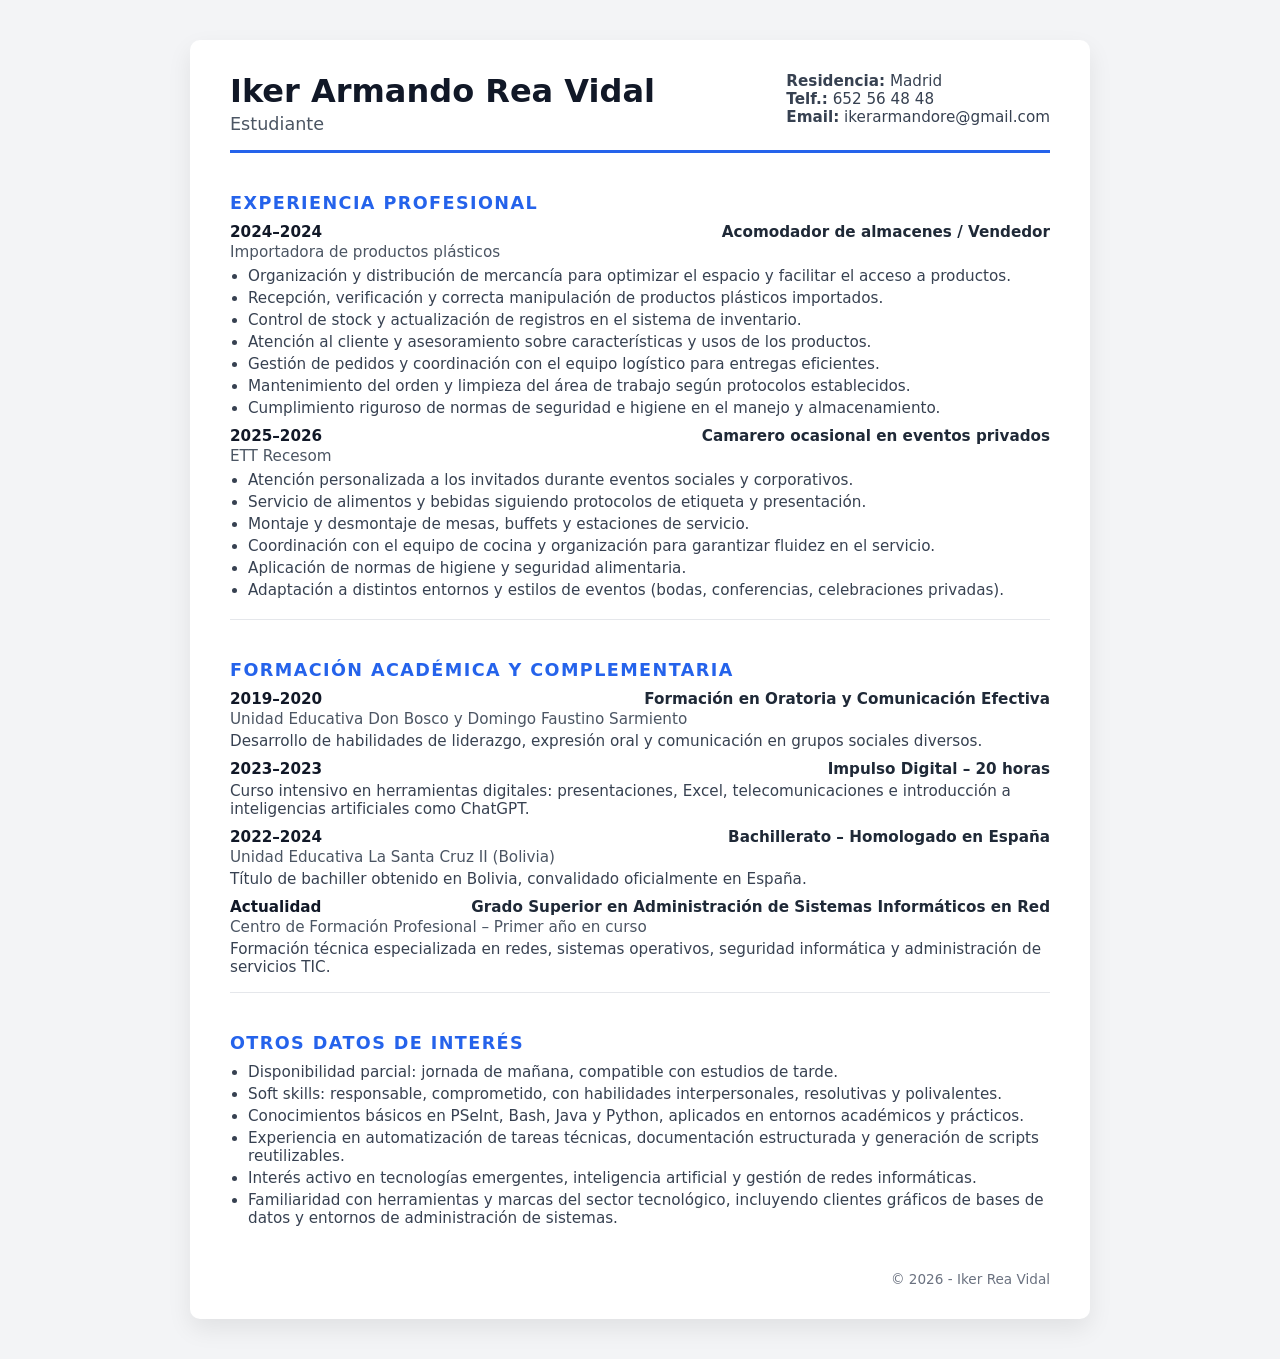
<file: proyectos/proyecto-1/index.html>
<!DOCTYPE html>
<html lang="es">
<head>
  <meta charset="UTF-8">
  <title>CV - Iker Armando Rea Vidal</title>
  <link rel="stylesheet" href="styles.css">
</head>
<body>
  <div class="cv-container">
    <header class="cv-header">
      <div>
        <h1>Iker Armando Rea Vidal</h1>
        <h2>Estudiante</h2>
      </div>
      <div class="contacto">
        <p><strong>Residencia:</strong> Madrid</p>
        <p><strong>Telf.:</strong> 652 56 48 48</p>
        <p><strong>Email:</strong> ikerarmandore@gmail.com</p>
      </div>
    </header>

    <main class="cv-main">
      <section class="cv-section">
        <h3>Experiencia Profesional</h3>

        <article class="item">
          <div class="item-header">
            <span class="item-periodo">2024–2024</span>
            <span class="item-puesto">Acomodador de almacenes / Vendedor</span>
          </div>
          <div class="item-empresa">Importadora de productos plásticos</div>
          <ul class="item-lista">
            <li>Organización y distribución de mercancía para optimizar el espacio y facilitar el acceso a productos.</li>
            <li>Recepción, verificación y correcta manipulación de productos plásticos importados.</li>
            <li>Control de stock y actualización de registros en el sistema de inventario.</li>
            <li>Atención al cliente y asesoramiento sobre características y usos de los productos.</li>
            <li>Gestión de pedidos y coordinación con el equipo logístico para entregas eficientes.</li>
            <li>Mantenimiento del orden y limpieza del área de trabajo según protocolos establecidos.</li>
            <li>Cumplimiento riguroso de normas de seguridad e higiene en el manejo y almacenamiento.</li>
          </ul>
        </article>

        <article class="item">
          <div class="item-header">
            <span class="item-periodo">2025–2026</span>
            <span class="item-puesto">Camarero ocasional en eventos privados</span>
          </div>
          <div class="item-empresa">ETT Recesom</div>
          <ul class="item-lista">
            <li>Atención personalizada a los invitados durante eventos sociales y corporativos.</li>
            <li>Servicio de alimentos y bebidas siguiendo protocolos de etiqueta y presentación.</li>
            <li>Montaje y desmontaje de mesas, buffets y estaciones de servicio.</li>
            <li>Coordinación con el equipo de cocina y organización para garantizar fluidez en el servicio.</li>
            <li>Aplicación de normas de higiene y seguridad alimentaria.</li>
            <li>Adaptación a distintos entornos y estilos de eventos (bodas, conferencias, celebraciones privadas).</li>
          </ul>
        </article>
      </section>

      <section class="cv-section">
        <h3>Formación Académica y Complementaria</h3>

        <article class="item">
          <div class="item-header">
            <span class="item-periodo">2019–2020</span>
            <span class="item-puesto">Formación en Oratoria y Comunicación Efectiva</span>
          </div>
          <div class="item-empresa">
            Unidad Educativa Don Bosco y Domingo Faustino Sarmiento
          </div>
          <p class="item-descripcion">
            Desarrollo de habilidades de liderazgo, expresión oral y comunicación en grupos sociales diversos.
          </p>
        </article>

        <article class="item">
          <div class="item-header">
            <span class="item-periodo">2023–2023</span>
            <span class="item-puesto">Impulso Digital – 20 horas</span>
          </div>
          <p class="item-descripcion">
            Curso intensivo en herramientas digitales: presentaciones, Excel, telecomunicaciones e introducción a inteligencias artificiales como ChatGPT.
          </p>
        </article>

        <article class="item">
          <div class="item-header">
            <span class="item-periodo">2022–2024</span>
            <span class="item-puesto">Bachillerato – Homologado en España</span>
          </div>
          <div class="item-empresa">
            Unidad Educativa La Santa Cruz II (Bolivia)
          </div>
          <p class="item-descripcion">
            Título de bachiller obtenido en Bolivia, convalidado oficialmente en España.
          </p>
        </article>

        <article class="item">
          <div class="item-header">
            <span class="item-periodo">Actualidad</span>
            <span class="item-puesto">Grado Superior en Administración de Sistemas Informáticos en Red</span>
          </div>
          <div class="item-empresa">
            Centro de Formación Profesional – Primer año en curso
          </div>
          <p class="item-descripcion">
            Formación técnica especializada en redes, sistemas operativos, seguridad informática y administración de servicios TIC.
          </p>
        </article>
      </section>

      <section class="cv-section">
        <h3>Otros datos de interés</h3>
        <ul class="item-lista">
          <li>Disponibilidad parcial: jornada de mañana, compatible con estudios de tarde.</li>
          <li>Soft skills: responsable, comprometido, con habilidades interpersonales, resolutivas y polivalentes.</li>
          <li>Conocimientos básicos en PSeInt, Bash, Java y Python, aplicados en entornos académicos y prácticos.</li>
          <li>Experiencia en automatización de tareas técnicas, documentación estructurada y generación de scripts reutilizables.</li>
          <li>Interés activo en tecnologías emergentes, inteligencia artificial y gestión de redes informáticas.</li>
          <li>Familiaridad con herramientas y marcas del sector tecnológico, incluyendo clientes gráficos de bases de datos y entornos de administración de sistemas.</li>
        </ul>
      </section>
    </main>

    <footer class="cv-footer">
      <p>&copy; 2026 - Iker Rea Vidal</p>
    </footer>
  </div>
</body>
</html>
</file>
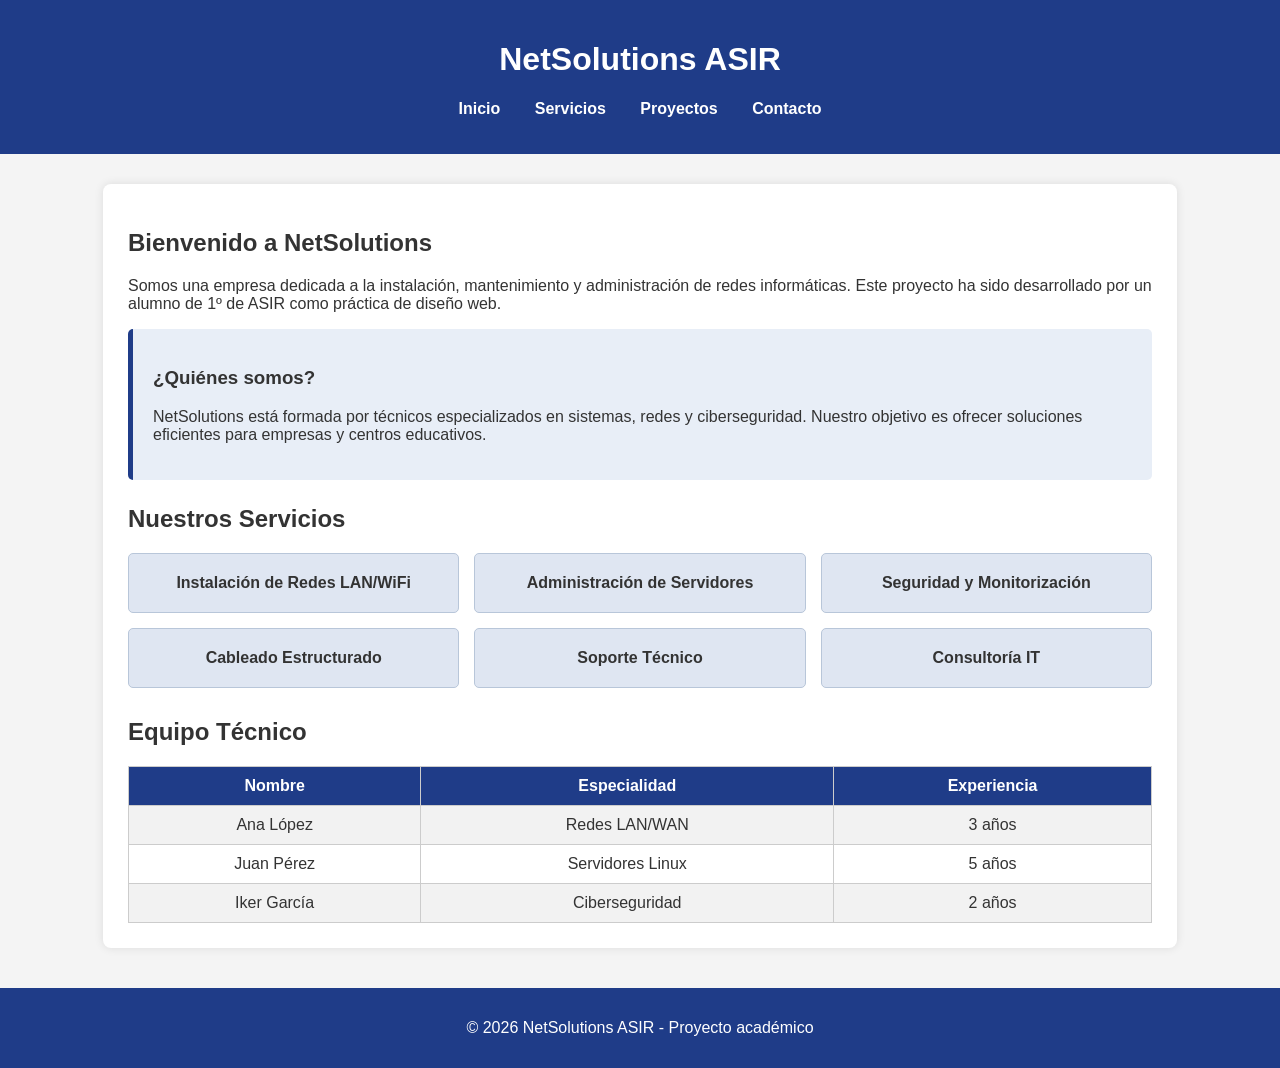
<file: proyectos/proyecto-2/index.html>
<!DOCTYPE html>
<html lang="es">
<head>
    <meta charset="UTF-8">
    <meta name="viewport" content="width=device-width, initial-scale=1.0">
    <title>NetSolutions ASIR - Servicios de Redes</title>
    <link rel="stylesheet" href="estilo_proyecto.css">
</head>
<body>

    <header id="main-header">
        <h1 class="titulo-principal">NetSolutions ASIR</h1>
        <nav>
            <ul class="menu">
                <li><a href="#">Inicio</a></li>
                <li><a href="#">Servicios</a></li>
                <li><a href="#">Proyectos</a></li>
                <li><a href="#">Contacto</a></li>
            </ul>
        </nav>
    </header>

    <section class="contenedor">
        <h2>Bienvenido a NetSolutions</h2>
        <p class="intro">
            Somos una empresa dedicada a la instalación, mantenimiento y administración de redes informáticas.
            Este proyecto ha sido desarrollado por un alumno de 1º de ASIR como práctica de diseño web.
        </p>

        <article class="tarjeta">
            <h3>¿Quiénes somos?</h3>
            <p>
                NetSolutions está formada por técnicos especializados en sistemas, redes y ciberseguridad.
                Nuestro objetivo es ofrecer soluciones eficientes para empresas y centros educativos.
            </p>
        </article>

        <h2>Nuestros Servicios</h2>
        <div class="grid">
            <div class="item">Instalación de Redes LAN/WiFi</div>
            <div class="item">Administración de Servidores</div>
            <div class="item">Seguridad y Monitorización</div>
            <div class="item">Cableado Estructurado</div>
            <div class="item">Soporte Técnico</div>
            <div class="item">Consultoría IT</div>
        </div>

        <h2>Equipo Técnico</h2>
        <table class="tabla-estilo">
            <tr><th>Nombre</th><th>Especialidad</th><th>Experiencia</th></tr>
            <tr><td>Ana López</td><td>Redes LAN/WAN</td><td>3 años</td></tr>
            <tr><td>Juan Pérez</td><td>Servidores Linux</td><td>5 años</td></tr>
            <tr><td>Iker García</td><td>Ciberseguridad</td><td>2 años</td></tr>
        </table>
    </section>

    <footer>
        <p>© 2026 NetSolutions ASIR - Proyecto académico</p>
    </footer>

</body>
</html>
</file>
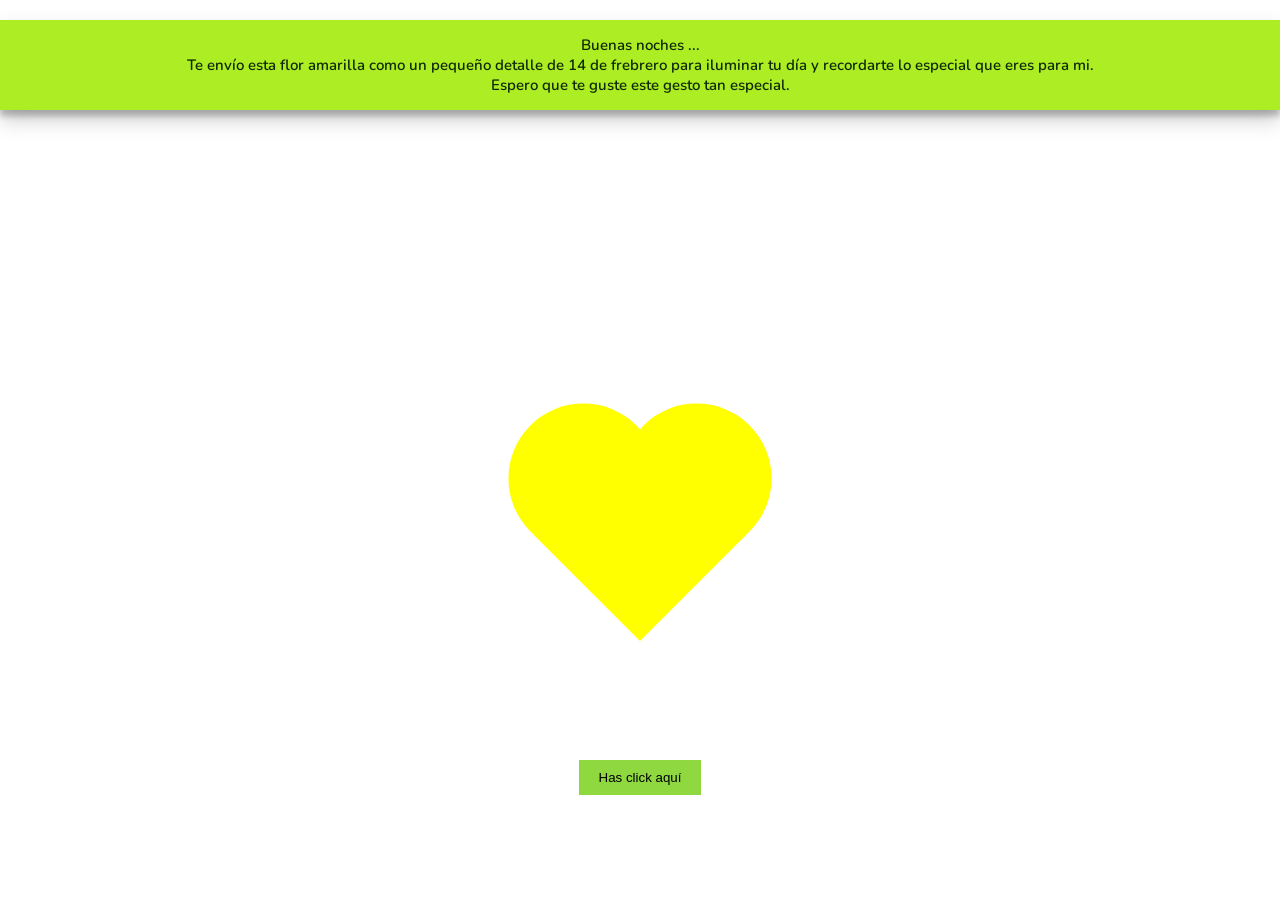
<file: proyectos/proyecto-3/index.html>
<!DOCTYPE html>
<html lang="en">
<head>
    <meta charset="UTF-8">
    <style>
        .back {

            position: fixed;
            padding: 0;
            margin: 0;
            top: 0;
            left: 0;
            width: 100%;
            height: 100%;
            background: white;
            animation-name: backdiv;
            animation-duration: 3500ms;
            animation-iteration-count: infinite;
            height: 100vh;
        }

        .heart {
            position: absolute;
            margin: auto;
            top: 170px;
            right: 0;
            bottom: 0;
            left: 0;
            background-color: yellow;
            height: 150px;
            width: 150px;
            transform: rotate(-45deg);
            animation-name: beat;
            animation-duration: 3500ms;
            animation-iteration-count: infinite;
        }

        .heart:after {
            background-color: yellow;
            content: "";
            border-radius: 50%;
            position: absolute;
            width: 150px;
            height: 150px;
            top: 0;
            left: 80px;
        }

        .heart:before {
            background-color: yellow;
            content: "";
            border-radius: 50%;
            position: absolute;
            width: 150px;
            height: 150px;
            top: -80px;
            left: 0;
        }

        @keyframes backdiv {
            50% {
                background: #87eb7efd;
            }
        }

        @keyframes beat {
            0% {
                transform: scale(1) rotate(-45deg);
            }

            50% {
                transform: scale(0.6) rotate(-45deg);
            }
        }

        .bday {
            text-align: center;
            box-shadow: 0 10px 20px rgba(0, 0, 0, 0.19), 0 6px 6px rgba(0, 0, 0, 0.23);
            font-size: 15px;
            font-family: 'Nunito', sans-serif;
            font-weight: 600;
            color: #0e2804;
            margin: 20px auto;
            padding: 15px;
            background-color: #aded23;
        }

        button {
            background-color: rgb(143, 216, 64);
            display: block; 
            margin: 20px auto; 
            padding: 10px 20px; 
            color: white; 
            border: none;
            margin-top: 70vh;
             
        }
        a{
            color: black;
            font-weight: 20px;
            text-decoration: none;
        }

        .elements {
            display: flex;
            align-items: center;
            justify-content: center;
           
        }
    </style>
    <link rel="preconnect" href="https://fonts.gstatic.com">
    <link rel="preconnect" href="https://fonts.googleapis.com">
<link rel="preconnect" href="https://fonts.gstatic.com" crossorigin>
<link href="https://fonts.googleapis.com/css2?family=Pacifico&display=swap" rel="stylesheet">
    <link href="https://fonts.googleapis.com/css2?family=Nunito:wght@600&display=swap" rel="stylesheet">
    <title>Flores Amarillas</title>
</head>
<body>
    <div class="back">
        <div class="bday">Buenas noches ... <br>Te envío esta flor amarilla como un pequeño detalle de 14 de frebrero para iluminar tu día y recordarte lo especial que eres para mi.<br> Espero que te guste este gesto tan especial.</div>
        
        <div class="elements">
            <div class="heart"></div>
            <footer>
                <div class="boton">
                    <button><a href="index2.html"><span>Has click aquí</span></a></button>
                </div>
            </footer>
        </div>
       
    </div>
    
</body>
</html>
</file>
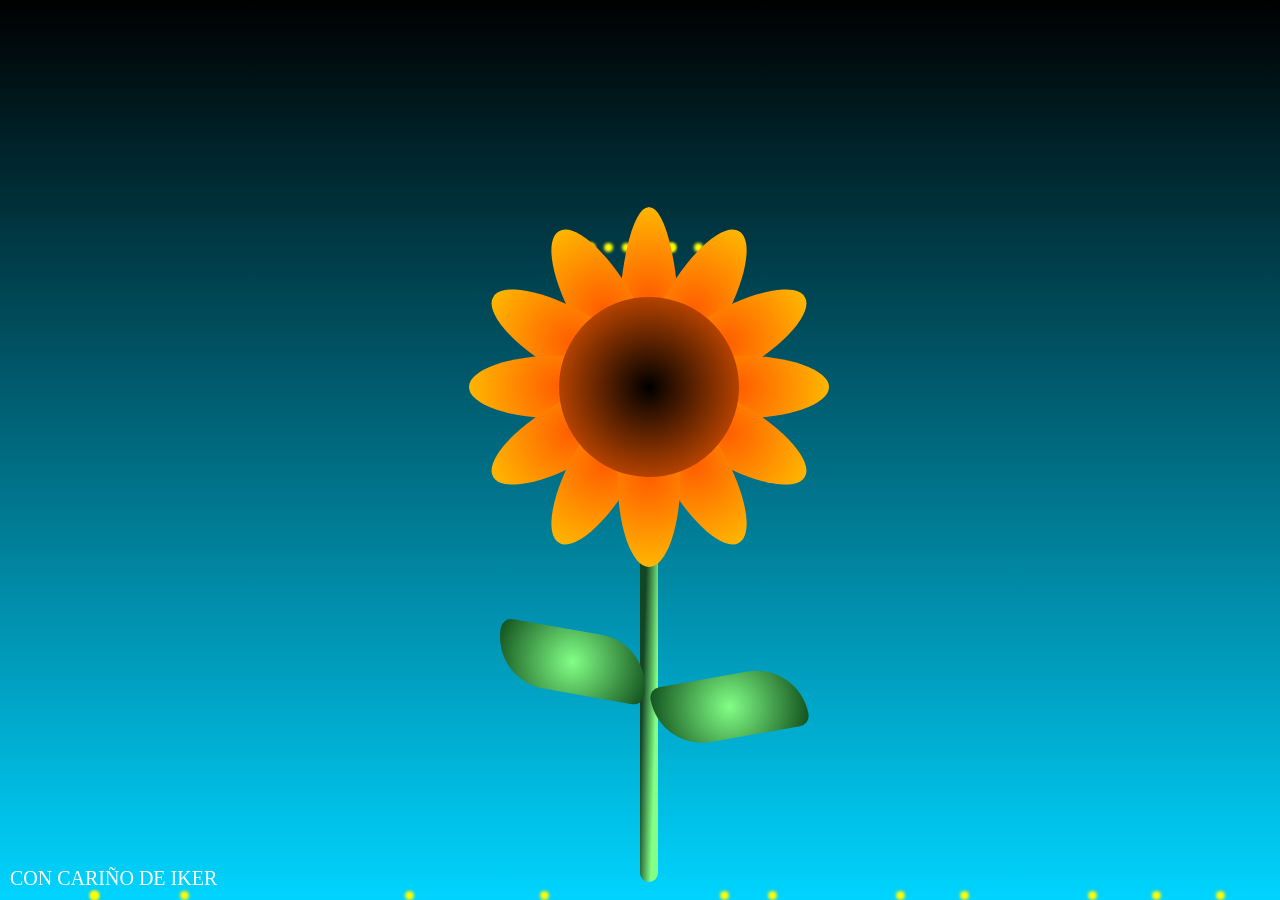
<file: proyectos/proyecto-3/index2.html>
<!DOCTYPE html>
<html lang="en">
<head>
    <meta charset="UTF-8">
    <meta http-equiv="X-UA-Compatible" content="IE=edge">
    <meta name="viewport" content="width=device-width, initial-scale=1.0">
    <title>Flor Amarilla</title>
    <link rel="stylesheet" href="style.css">
</head>
<body onclick="PlayAudio()">
    <audio id="musica1" autoplay  >
        <source src="309.mp3" type="audio/mpeg" >
        <source src="309.ogv" type="audio">

    </audio>
	
   

    <div class="sunflower">
        <div class="flower_wrapper">
            <div class="flower_stem"></div>
            <div class="flower_center"></div>
            <div class="flower_petal flower_petal-1"></div>
            <div class="flower_petal flower_petal-2"></div>
            <div class="flower_petal flower_petal-3"></div>
            <div class="flower_petal flower_petal-4"></div>
            <div class="flower_petal flower_petal-5"></div>
            <div class="flower_petal flower_petal-6"></div>
            <div class="flower_petal flower_petal-7"></div>
            <div class="flower_petal flower_petal-8"></div>
            <div class="flower_petal flower_petal-9"></div>
            <div class="flower_petal flower_petal-10"></div>
            <div class="flower_petal flower_petal-11"></div>
            <div class="flower_petal flower_petal-12"></div>

            <div class="flower_leaf flower_leaf-1"></div>
            <div class="flower_leaf flower_leaf-2"></div>

            <div class="flower_light flower_light-1"></div>
            <div class="flower_light flower_light-2"></div>
            <div class="flower_light flower_light-3"></div>
            <div class="flower_light flower_light-4"></div>
            <div class="flower_light flower_light-5"></div>
            <div class="flower_light flower_light-6"></div>
            <div class="flower_light flower_light-7"></div>
            <div class="flower_light flower_light-8"></div>
        </div>
    </div>

    <div class="light light-1"></div>
    <div class="light light-2"></div>
    <div class="light light-3"></div>
    <div class="light light-4"></div>
    <div class="light light-5"></div>
    <div class="light light-6"></div>
    <div class="light light-7"></div>
    <div class="light light-8"></div>
    <div class="light light-9"></div>
    <div class="light light-10"></div>
    <div class="light light-11"></div>
    <div class="light light-12"></div>
    
    <p id="text">CON CARIÑO DE IKER</p>
</body>
<script>
    function PlayAudio(){
       document.getElementById("musica1").play(); 
    }
</script>
</html>
</file>
<file: proyectos/proyecto-1/styles.css>
* {
  box-sizing: border-box;
  margin: 0;
  padding: 0;
}

body {
  font-family: system-ui, -apple-system, BlinkMacSystemFont, "Segoe UI", sans-serif;
  background: #f3f4f6;
  color: #111827;
  display: flex;
  justify-content: center;
  padding: 40px 10px;
}

.cv-container {
  background: #ffffff;
  max-width: 900px;
  width: 100%;
  padding: 32px 40px;
  box-shadow: 0 10px 25px rgba(0, 0, 0, 0.08);
  border-radius: 10px;
}

.cv-header {
  display: flex;
  justify-content: space-between;
  gap: 24px;
  border-bottom: 3px solid #2563eb;
  padding-bottom: 16px;
  margin-bottom: 24px;
}

.cv-header h1 {
  font-size: 2rem;
  color: #111827;
}

.cv-header h2 {
  font-size: 1.1rem;
  font-weight: 500;
  color: #4b5563;
  margin-top: 4px;
}

.contacto p {
  font-size: 0.95rem;
  color: #374151;
}

.cv-main {
  display: flex;
  flex-direction: column;
  gap: 24px;
}

.cv-section {
  padding: 16px 0;
  border-bottom: 1px solid #e5e7eb;
}

.cv-section:last-of-type {
  border-bottom: none;
}

.cv-section h3 {
  font-size: 1.1rem;
  text-transform: uppercase;
  letter-spacing: 0.08em;
  color: #2563eb;
  margin-bottom: 10px;
}

.item {
  margin-top: 10px;
}

.item-header {
  display: flex;
  flex-wrap: wrap;
  justify-content: space-between;
  gap: 8px;
  font-size: 0.95rem;
}

.item-periodo {
  font-weight: 600;
  color: #111827;
}

.item-puesto {
  font-weight: 600;
  color: #1f2937;
}

.item-empresa {
  font-size: 0.95rem;
  color: #4b5563;
  margin-top: 2px;
}

.item-descripcion {
  font-size: 0.95rem;
  color: #374151;
  margin-top: 4px;
}

.item-lista {
  margin-top: 6px;
  margin-left: 18px;
  font-size: 0.95rem;
  color: #374151;
}

.item-lista li {
  margin-bottom: 4px;
}

.cv-footer {
  margin-top: 24px;
  text-align: right;
  font-size: 0.85rem;
  color: #6b7280;
}

/* Responsive */
@media (max-width: 700px) {
  .cv-header {
    flex-direction: column;
    align-items: flex-start;
  }

  .cv-container {
    padding: 24px 18px;
  }
}
</file>
<file: proyectos/proyecto-2/estilo_proyecto.css>
body {
    font-family: Arial, Helvetica, sans-serif;
    margin: 0;
    background-color: #f4f4f4;
    color: #333;
}

#main-header {
    background-color: #1f3c88;
    color: white;
    padding: 20px;
    text-align: center;
}

.menu {
    list-style: none;
    padding: 0;
    margin-top: 10px;
}

.menu li {
    display: inline-block;
    margin: 0 15px;
}

.menu a {
    color: white;
    text-decoration: none;
    font-weight: bold;
}

.menu a:hover {
    text-decoration: underline;
}

.contenedor {
    width: 80%;
    margin: 30px auto;
    background: white;
    padding: 25px;
    border-radius: 8px;
    box-shadow: 0 0 10px rgba(0,0,0,0.1);
}

.tarjeta {
    background: #e8eef7;
    padding: 20px;
    border-left: 5px solid #1f3c88;
    margin-bottom: 25px;
    border-radius: 5px;
}

.grid {
    display: grid;
    grid-template-columns: repeat(3, 1fr);
    gap: 15px;
    margin-bottom: 30px;
}

.item {
    background: #dfe6f2;
    padding: 20px;
    text-align: center;
    border-radius: 5px;
    font-weight: bold;
    border: 1px solid #b8c6d9;
}

.item:hover {
    background: #c7d4e8;
}

.tabla-estilo {
    width: 100%;
    border-collapse: collapse;
    margin-top: 20px;
}

.tabla-estilo th, .tabla-estilo td {
    border: 1px solid #ccc;
    padding: 10px;
    text-align: center;
}

.tabla-estilo th {
    background-color: #1f3c88;
    color: white;
}

.tabla-estilo tr:nth-child(even) {
    background-color: #f2f2f2;
}

footer {
    background-color: #1f3c88;
    color: white;
    text-align: center;
    padding: 15px;
    margin-top: 40px;
}
</file>
<file: proyectos/proyecto-3/style.css>
* {
    padding: 0;
    margin: 0;
    box-sizing: border-box;
}

:root {
    --color-bg: linear-gradient(to top, #00d4ff, #000); 
    --line-color: linear-gradient(to left top, #82ff86 20%, #144425, #104e1c);
    --flower-center: radial-gradient(circle, #000, #ff5e00);
    --leaf-color: radial-gradient(circle, #82ff86, #104e1c);
    --petal-color: radial-gradient(circle, #ff5e00, #ffbb00);
}

body {
    background-image: var(--color-bg);
    min-height: 100vh;
    display: flex;
    align-items: flex-end;
    justify-content: center;

    
}

#text {
    position: absolute;
    left: 10px;
    bottom: 10px;
    color: #fff;
    font-family: 'Pacifico', cursive;
    text-align: left;
    font-size: 20px;
    font-weight: 500;
}


@media screen and (max-width: 768px) {
    body {
        align-items: center;
    }
}

.flower_wrapper{
    position: absolute;
    left: 50%;
    bottom: 2vmin;
    animation: moving-flower-1 4s linear infinite;
}

.flower_stem{
    width: 2vmin;
    height: 65vmin;
    background-image: var(--line-color);
    border-radius: 4vmin;
    animation-delay: 0.3s;
}

.flower_center{
    position: absolute;
    top: 0vmin;
    left: 50%;
    z-index: 5;
    transform: translateX(-50%) rotate(-10deg);
    width: 20vmin;
    height: 20vmin;
    border-radius: 50%;
    background: var(--flower-center);
    animation: open-flower-middle 2s 0.4s backwards;
}

.flower_petal{
    position: absolute;
    left: 50%;
    z-index: 3;
    bottom: 55vmin;
    transform: translateX(-50%);
    width: 7vmin;
    height: 17vmin;
    height: 20vmin;
    background: var(--petal-color);
    clip-path: ellipse(50% 50% at 50% 50%);
    transform-origin: center bottom;
    animation: open-flower 2s 1s backwards;
}

.flower_petal-1{
    border-radius: 50% 50% 50% / 80% 80% 20% 20%;
    background-image: none;
    background: var(--petal-color);
    animation: open-flower 1.4s 1s backwards;
}
.flower_petal-2{
    transform: translateX(-50%) rotate(-30deg);
}
.flower_petal-3{
    transform: translateX(-50%) rotate(-60deg);
}
.flower_petal-4{
    transform: translateX(-50%) rotate(-90deg);
}
.flower_petal-5{
    transform: translateX(-50%) rotate(-120deg);
}
.flower_petal-6{
    transform: translateX(-50%) rotate(-150deg);
}
.flower_petal-7{
    transform: translateX(-50%) rotate(30deg);
}
.flower_petal-8{
    transform: translateX(-50%) rotate(60deg);
}
.flower_petal-9{
    transform: translateX(-50%) rotate(90deg);
}
.flower_petal-10{
    transform: translateX(-50%) rotate(120deg);
}
.flower_petal-11{
    transform: translateX(-50%) rotate(150deg);
}
.flower_petal-12{
    transform: translateX(-50%) rotate(180deg);
}

.flower_leaf{
    position: absolute;
    left: 60%;
    bottom: 18vmin;
    transform: translateX(-45%) rotate(80deg);
    width: 7vmin;
    height: 17vmin;
    background: var(--leaf-color);
    clip-path: none;
    border-radius: 10vmin 2vmin 10vmin 2vmin;
    transform-origin: center bottom;
}

.flower_leaf-1{
    bottom: 18vmin;
    transform: translateX(-45%) rotate(80deg);
}

.flower_leaf-2{
    bottom: 23vmin;
    transform: translateX(-55%) rotate(-80deg);
}

.flower_light{
    position: absolute;
    bottom: 70vmin;
    width: 1vmin;
    height: 1vmin;
    background-color: rgb(255, 251, 0);
    border-radius: 50%;
    filter: blur(0.2vmin);
    animation: light-ans 4s linear infinite backwards;
}

    .flower_light-1{
        left: -2vmin;
        animation-delay: 1s;
    }

    .flower_light-2{
        left: 3vmin;
        animation-delay: 0.5s;
    }

    .flower_light-3{
        left: -6vmin;
        animation-delay: 0.3s;
    }

    .flower_light-4{
        left: 6vmin;
        animation-delay: 0.9s;
    }

    .flower_light-5{
        left: -1vmin;
        animation-delay: 1.5s;
    }

    .flower_light-6{
        left: -4vmin;
        animation-delay: 3s;
    }

    .flower_light-7{
        left: 3vmin;
        animation-delay: 2s;
    }

    .flower_light-8{
        left: -6vmin;
        animation-delay: 3.5s;
    }

.light{
    position: absolute;
    bottom: 0vmin;
    width: 1vmin;
    height: 1vmin;
    background-color: rgb(255, 251, 0);
    border-radius: 50%;
    filter: blur(0.2vmin);
    animation: light-ans-background 7s linear infinite backwards;
}
    

    .light-1{
        left: 10vmin;
        animation-delay: 1s;
    }

    .light-2{
        left: 20vmin;
        animation-delay: 0.5s;
    }

    .light-3{
        left: 60vmin;
        animation-delay: 0.3s;
    }

    .light-4{
        left: 80vmin;
        animation-delay: 0.9s;
    }

    .light-5{
        left: 45vmin;
        animation-delay: 1.5s;
    }

    .light-6{
        left: 10vmin;
        animation-delay: 3s;
    }

    .light-7{
        left: 90vmax;
        animation-delay: 2s;
    }

    .light-8{
        left: 60vmax;
        animation-delay: 3.5s;
    }

    .light-9{
        left: 70vmax;
        animation-delay: 2s;
    }

    .light-10{
        left: 95vmax;
        animation-delay: 3.5s;
    }

    .light-11{
        left: 75vmax;
        animation-delay: 3s;
    }

    .light-12{
        left: 85vmax;
        animation-delay: 0.5s;
    }

@keyframes open-flower-leaves{
    0%{
        opacity: 0;
        transform: translateX(-50%) scale(0);
    }
}

@keyframes open-flower{
    0%{
        transform: translateX(-50%) rotate(0);
    }
}

@keyframes open-flower-middle{
    0%{
        opacity: 0;
        transform: translateX(-50%) scale(0);
    }
}

@keyframes light-ans {
    0% {
      opacity: 0;
      transform: translateY(0vmin);
    }
  
    25% {
      opacity: 1;
      transform: translateY(-5vmin) translateX(-2vmin);
    }
  
    50% {
      opacity: 1;
      transform: translateY(-15vmin) translateX(2vmin);
      filter: blur(0.2vmin);
    }
  
    75% {
      transform: translateY(-20vmin) translateX(-2vmin);
      filter: blur(0.2vmin);
    }
  
    100% {
      transform: translateY(-30vmin);
      opacity: 0;
      filter: blur(1vmin);
    }
}

@keyframes light-ans-background {
    0% {
      opacity: 0;
      transform: translateY(0vmin);
    }
  
    25% {
      opacity: 1;
      transform: translateY(-10vmin) translateX(-2vmin);
    }
  
    50% {
      opacity: 1;
      transform: translateY(-20vmin) translateX(2vmin);
      filter: blur(0.2vmin);
    }
  
    60% {
      transform: translateY(-30vmin) translateX(-2vmin);
      filter: blur(0.2vmin);
    }
  
    70% {
        transform: translateY(-40vmin) translateX(2vmin);
        filter: blur(0.2vmin);
    }

    80% {
        transform: translateY(-50vmin) translateX(-2vmin);
        filter: blur(0.2vmin);
    }

    100% {
      transform: translateY(-60vmin);
      opacity: 0;
      filter: blur(1vmin);
    }
}


@media (max-width: 758px) {
    .carta {
        max-width: 100%; /* Cambiar el ancho máximo para que ocupe todo el ancho */
        max-height: none; /* Eliminar la altura máxima para que sea variable */
        position: relative; /* Cambiar la posición a relativa para que siga el flujo del documento */
        margin: 0 20px 450px 20px; /* Centrar horizontalmente y agregar margen inferior */
    }
    h1{
        color: black;
        font-size: 15px;
        font-weight: 400;
        text-align: justify;
    }
}
</file>
